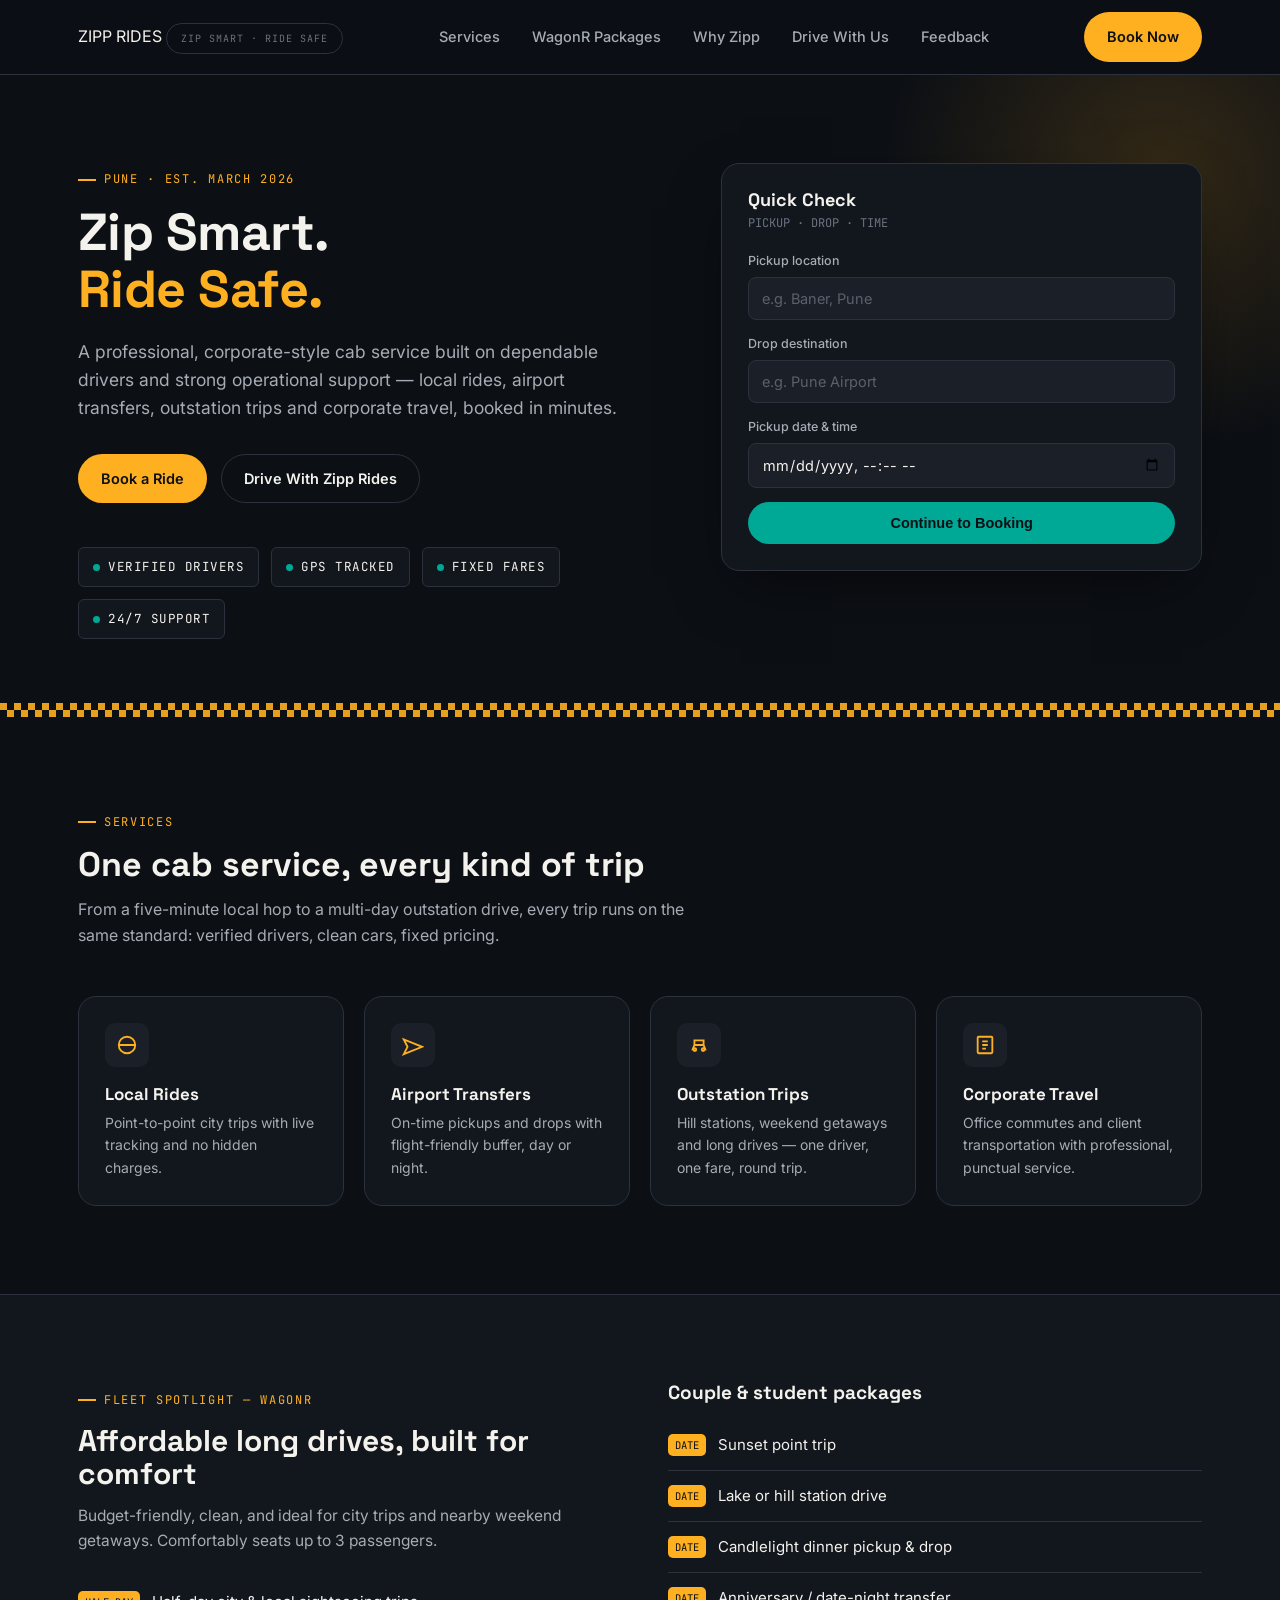
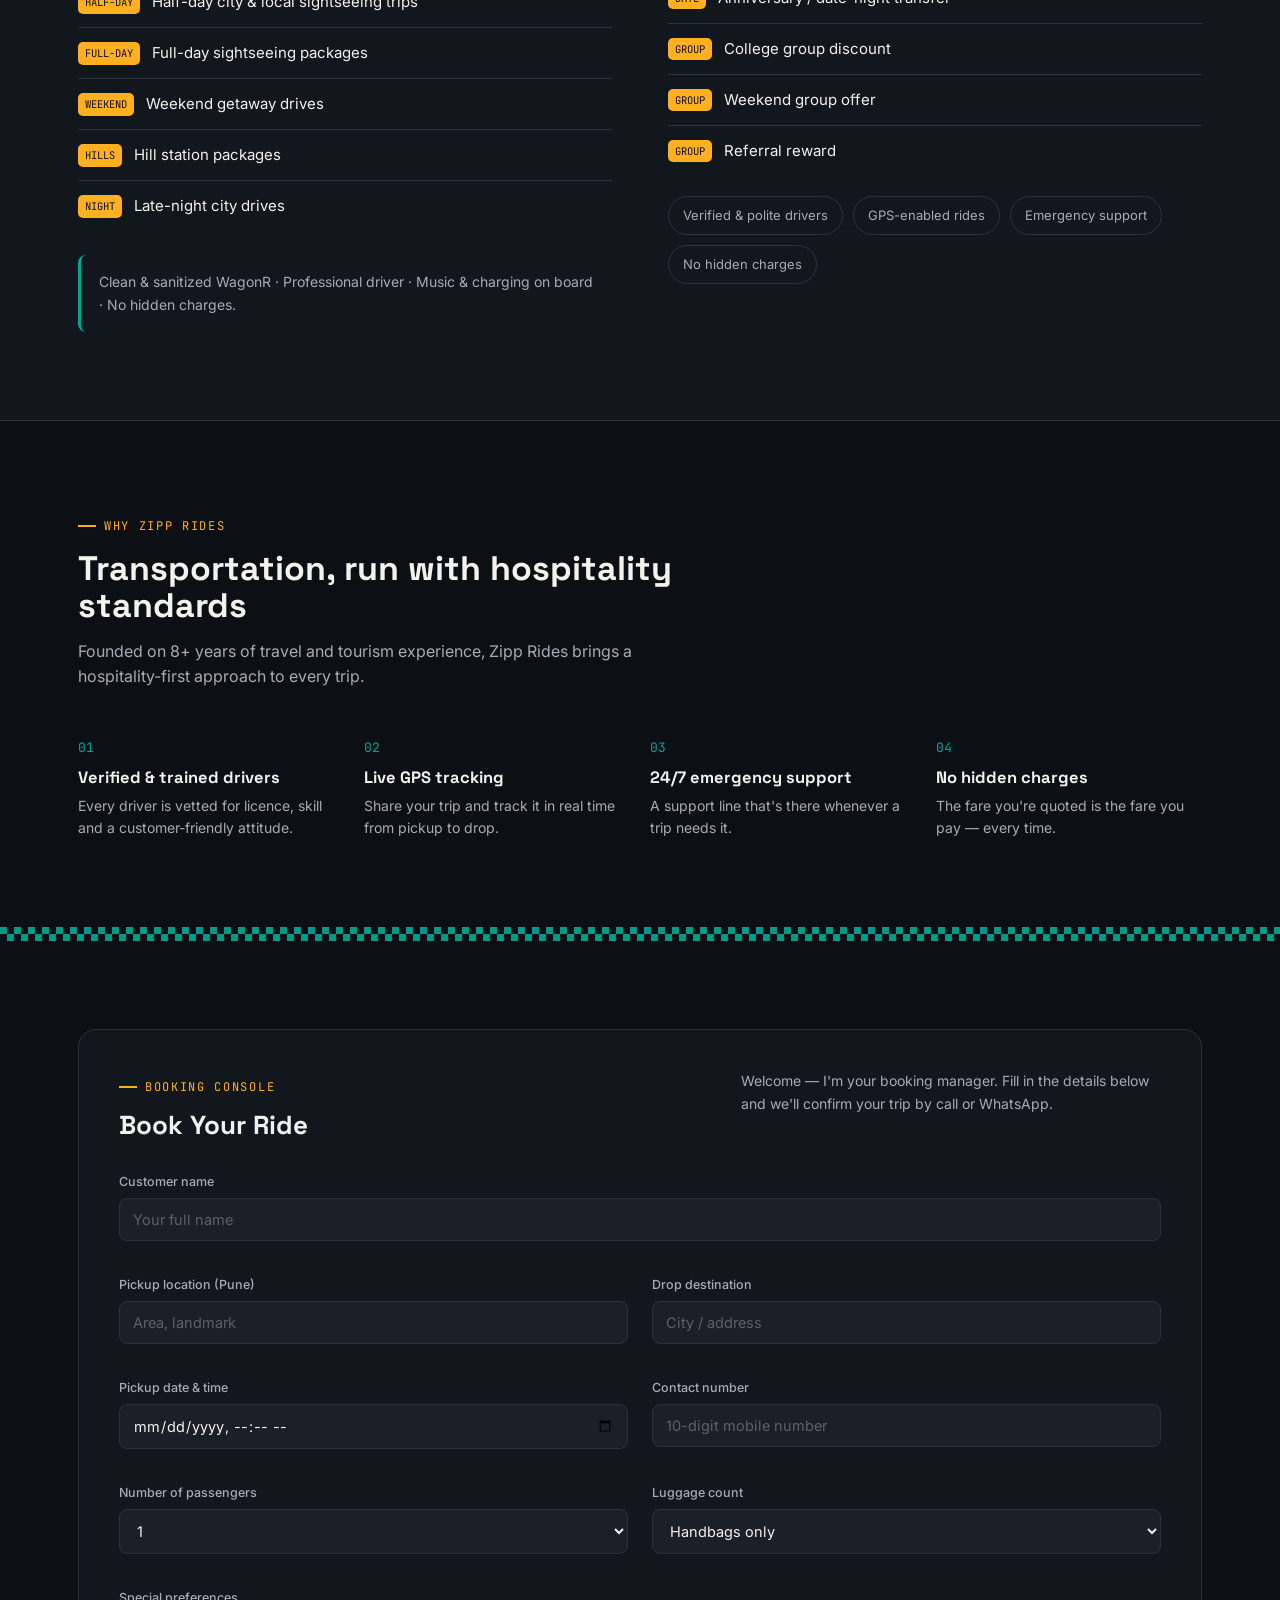
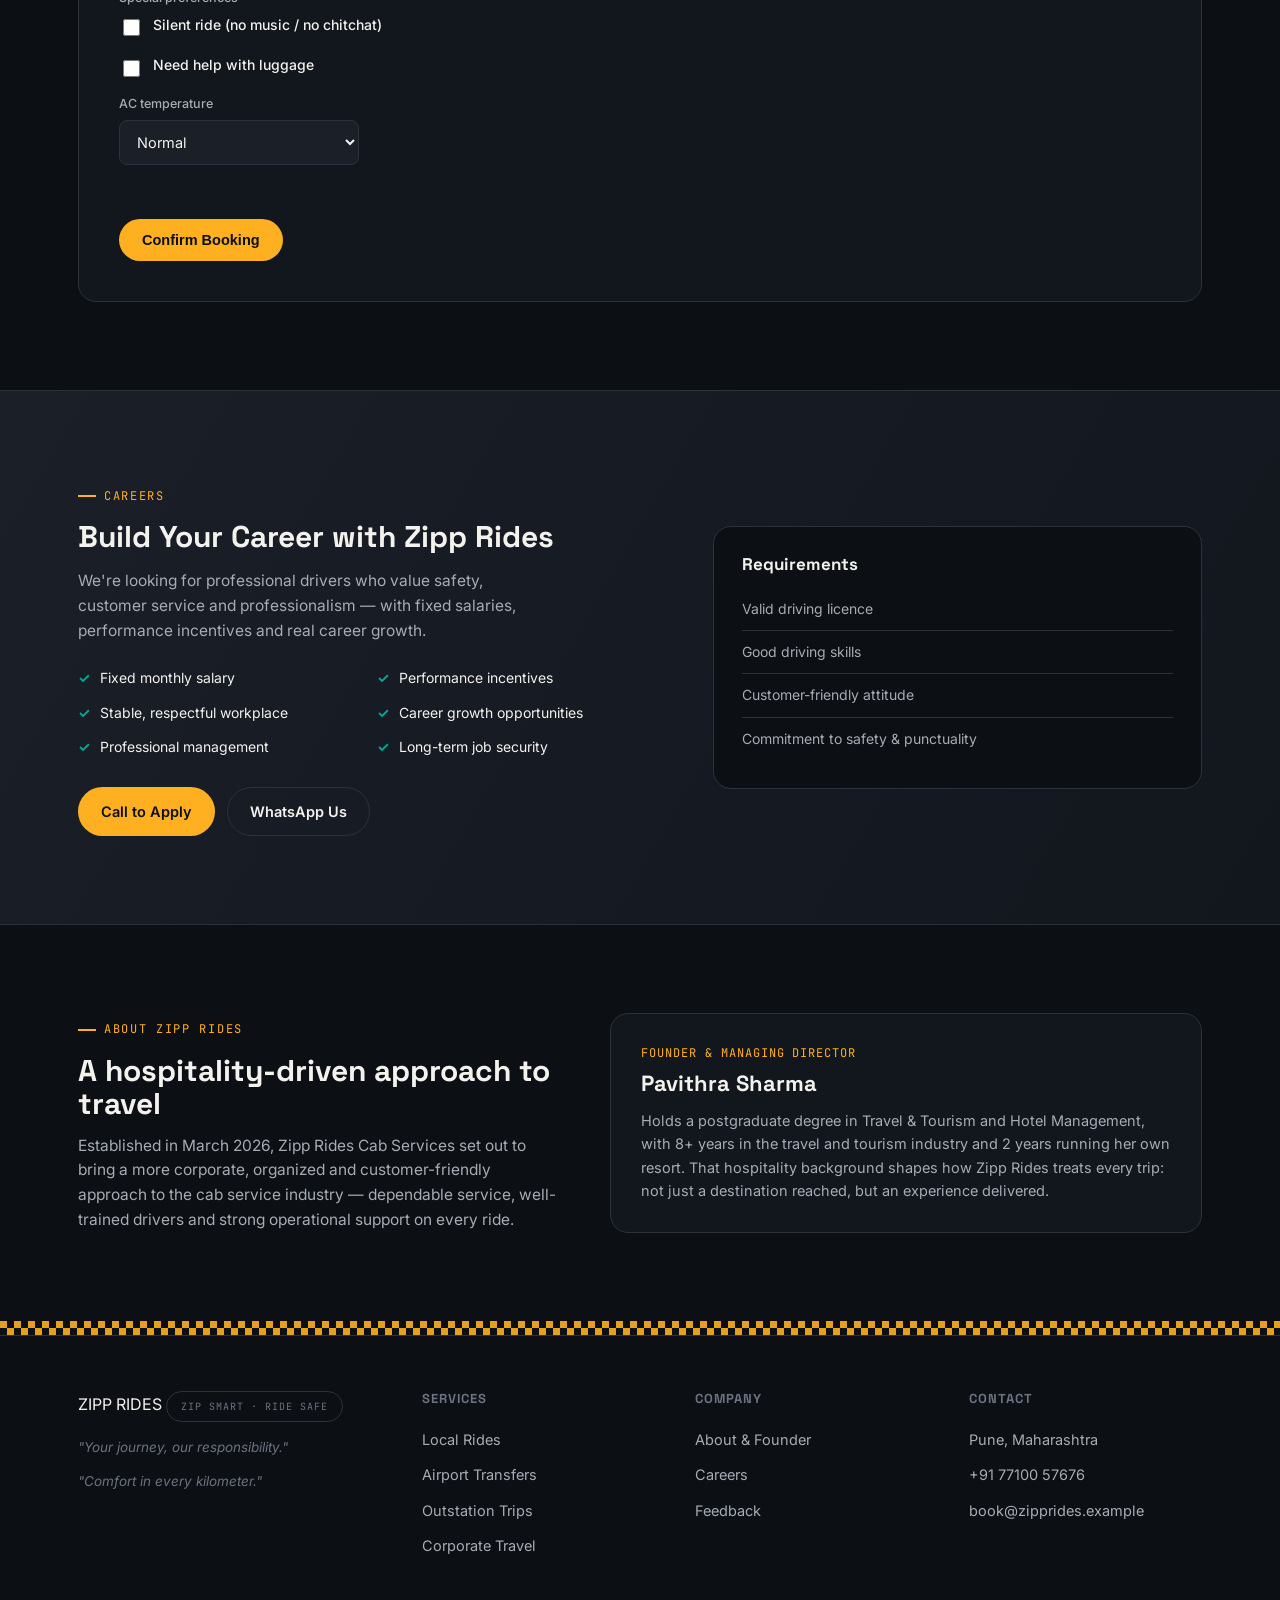
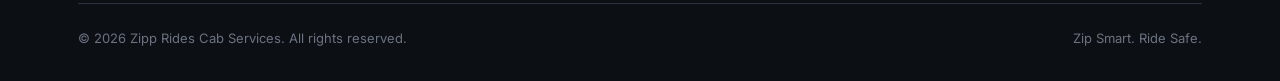
<file: index.html>
<!DOCTYPE html>
<html lang="en">
<head>
<meta charset="UTF-8">
<meta name="viewport" content="width=device-width, initial-scale=1.0">
<title>Zipp Rides Cab Services — Zip Smart. Ride Safe.</title>
<meta name="description" content="Pune's professional cab service. Local trips, airport transfers, outstation drives and corporate travel — verified drivers, GPS-tracked rides, fixed fares.">
<link rel="preconnect" href="https://fonts.googleapis.com">
<link href="https://fonts.googleapis.com/css2?family=Space+Grotesk:wght@500;700&family=Inter:wght@400;500;600;700&family=JetBrains+Mono:wght@400;500&display=swap" rel="stylesheet">
<link rel="stylesheet" href="styles.css">
</head>
<body>

<nav class="nav">
  <div class="wrap">
    <a href="#top" class="logo">
      <!-- <img src="ZippRidesLogo.png" alt="Zipp Rides Cab Services Logo" class="logo"> -->
      <span class="name">ZIPP <span>RIDES</span></span>
      <span class="tag">Zip Smart · Ride Safe</span>
    </a>
    <div class="nav-links">
      <a href="#services">Services</a>
      <a href="#wagonr">WagonR Packages</a>
      <a href="#why">Why Zipp</a>
      <a href="#drive">Drive With Us</a>
      <a href="feedback.html">Feedback</a>
    </div>
    <div class="nav-cta">
      <a href="#book" class="btn btn-amber">Book Now</a>
    </div>
  </div>
</nav>

<header class="hero" id="top">
  <div class="wrap hero-grid">
    <div>
      <div class="eyebrow">Pune · Est. March 2026</div>
      <h1>Zip Smart.<br><span class="accent">Ride Safe.</span></h1>
      <p class="hero-sub">A professional, corporate-style cab service built on dependable drivers and strong operational support — local rides, airport transfers, outstation trips and corporate travel, booked in minutes.</p>
      <div class="hero-actions">
        <a href="#book" class="btn btn-amber">Book a Ride</a>
        <a href="#drive" class="btn btn-ghost">Drive With Zipp Rides</a>
      </div>
      <div class="plate-row">
        <span class="plate"><span class="dot"></span>VERIFIED DRIVERS</span>
        <span class="plate"><span class="dot"></span>GPS TRACKED</span>
        <span class="plate"><span class="dot"></span>FIXED FARES</span>
        <span class="plate"><span class="dot"></span>24/7 SUPPORT</span>
      </div>
    </div>

    <div class="quickbook">
      <h3>Quick Check</h3>
      <span class="sub">PICKUP · DROP · TIME</span>
      <form id="quickbook-form">
        <div class="field">
          <label for="qPickup">Pickup location</label>
          <input type="text" id="qPickup" name="qPickup" placeholder="e.g. Baner, Pune">
        </div>
        <div class="field">
          <label for="qDrop">Drop destination</label>
          <input type="text" id="qDrop" name="qDrop" placeholder="e.g. Pune Airport">
        </div>
        <div class="field">
          <label for="qWhen">Pickup date &amp; time</label>
          <input type="datetime-local" id="qWhen" name="qWhen">
        </div>
        <button type="submit" class="btn btn-teal btn-block">Continue to Booking</button>
      </form>
    </div>
  </div>
</header>

<div class="checker-stripe"></div>

<section id="services">
  <div class="wrap">
    <div class="section-head">
      <div class="eyebrow">Services</div>
      <h2>One cab service, every kind of trip</h2>
      <p>From a five-minute local hop to a multi-day outstation drive, every trip runs on the same standard: verified drivers, clean cars, fixed pricing.</p>
    </div>
    <div class="services-grid">

      <div class="svc-card">
        <div class="svc-icon">
          <svg width="22" height="22" viewBox="0 0 24 24" fill="none" stroke="currentColor" stroke-width="2"><path d="M3 12h18M3 12a9 9 0 0118 0M3 12a9 9 0 0018 0"/></svg>
        </div>
        <h3>Local Rides</h3>
        <p>Point-to-point city trips with live tracking and no hidden charges.</p>
      </div>

      <div class="svc-card">
        <div class="svc-icon">
          <svg width="22" height="22" viewBox="0 0 24 24" fill="none" stroke="currentColor" stroke-width="2"><path d="M2 22l20-8L2 6l4 8-4 8z"/></svg>
        </div>
        <h3>Airport Transfers</h3>
        <p>On-time pickups and drops with flight-friendly buffer, day or night.</p>
      </div>

      <div class="svc-card">
        <div class="svc-icon">
          <svg width="22" height="22" viewBox="0 0 24 24" fill="none" stroke="currentColor" stroke-width="2"><path d="M4 17h1l2-5h10l2 5h1M7 12V7h10v5M6 17a1.5 1.5 0 103 0 1.5 1.5 0 00-3 0zM15 17a1.5 1.5 0 103 0 1.5 1.5 0 00-3 0z"/></svg>
        </div>
        <h3>Outstation Trips</h3>
        <p>Hill stations, weekend getaways and long drives — one driver, one fare, round trip.</p>
      </div>

      <div class="svc-card">
        <div class="svc-icon">
          <svg width="22" height="22" viewBox="0 0 24 24" fill="none" stroke="currentColor" stroke-width="2"><rect x="4" y="3" width="16" height="18" rx="1"/><path d="M9 8h6M9 12h6M9 16h4"/></svg>
        </div>
        <h3>Corporate Travel</h3>
        <p>Office commutes and client transportation with professional, punctual service.</p>
      </div>

    </div>
  </div>
</section>

<section id="wagonr" style="background:var(--ink-800); border-top:1px solid var(--line); border-bottom:1px solid var(--line);">
  <div class="wrap split">
    <div>
      <div class="eyebrow">Fleet Spotlight — WagonR</div>
      <h2 style="font-size:30px;">Affordable long drives, built for comfort</h2>
      <p style="color:var(--grey); margin-top:14px; font-size:15.5px;">Budget-friendly, clean, and ideal for city trips and nearby weekend getaways. Comfortably seats up to 3 passengers.</p>
      <ul class="pkg-list" style="margin-top:24px;">
        <li><span class="chip">HALF-DAY</span> Half-day city &amp; local sightseeing trips</li>
        <li><span class="chip">FULL-DAY</span> Full-day sightseeing packages</li>
        <li><span class="chip">WEEKEND</span> Weekend getaway drives</li>
        <li><span class="chip">HILLS</span> Hill station packages</li>
        <li><span class="chip">NIGHT</span> Late-night city drives</li>
      </ul>
      <div class="wagon-note">Clean &amp; sanitized WagonR · Professional driver · Music &amp; charging on board · No hidden charges.</div>
    </div>

    <div>
      <h3 style="font-size:19px; margin-bottom:16px;">Couple &amp; student packages</h3>
      <ul class="pkg-list">
        <li><span class="chip">DATE</span> Sunset point trip</li>
        <li><span class="chip">DATE</span> Lake or hill station drive</li>
        <li><span class="chip">DATE</span> Candlelight dinner pickup &amp; drop</li>
        <li><span class="chip">DATE</span> Anniversary / date-night transfer</li>
        <li><span class="chip">GROUP</span> College group discount</li>
        <li><span class="chip">GROUP</span> Weekend group offer</li>
        <li><span class="chip">GROUP</span> Referral reward</li>
      </ul>
      <div class="tag-cloud">
        <span class="tag">Verified &amp; polite drivers</span>
        <span class="tag">GPS-enabled rides</span>
        <span class="tag">Emergency support</span>
        <span class="tag">No hidden charges</span>
      </div>
    </div>
  </div>
</section>

<section id="why">
  <div class="wrap">
    <div class="section-head">
      <div class="eyebrow">Why Zipp Rides</div>
      <h2>Transportation, run with hospitality standards</h2>
      <p>Founded on 8+ years of travel and tourism experience, Zipp Rides brings a hospitality-first approach to every trip.</p>
    </div>
    <div class="why-grid">
      <div class="why-card">
        <span class="num">01</span>
        <h4>Verified &amp; trained drivers</h4>
        <p>Every driver is vetted for licence, skill and a customer-friendly attitude.</p>
      </div>
      <div class="why-card">
        <span class="num">02</span>
        <h4>Live GPS tracking</h4>
        <p>Share your trip and track it in real time from pickup to drop.</p>
      </div>
      <div class="why-card">
        <span class="num">03</span>
        <h4>24/7 emergency support</h4>
        <p>A support line that's there whenever a trip needs it.</p>
      </div>
      <div class="why-card">
        <span class="num">04</span>
        <h4>No hidden charges</h4>
        <p>The fare you're quoted is the fare you pay — every time.</p>
      </div>
    </div>
  </div>
</section>

<div class="checker-stripe teal"></div>

<section id="book">
  <div class="wrap">
    <div class="console">
      <div class="console-head">
        <div>
          <div class="eyebrow">Booking Console</div>
          <h2>Book Your Ride</h2>
        </div>
        <p class="manager">Welcome — I'm your booking manager. Fill in the details below and we'll confirm your trip by call or WhatsApp.</p>
      </div>

      <form id="booking-form">
        <div class="form-grid">
          <div class="field full">
            <label for="customerName">Customer name</label>
            <input type="text" id="customerName" name="customerName" data-label="Customer name" placeholder="Your full name">
          </div>

          <div class="field">
            <label for="pickup">Pickup location (Pune)</label>
            <input type="text" id="pickup" name="pickup" data-label="Pickup location" placeholder="Area, landmark">
          </div>
          <div class="field">
            <label for="drop">Drop destination</label>
            <input type="text" id="drop" name="drop" data-label="Drop destination" placeholder="City / address">
          </div>

          <div class="field">
            <label for="pickupDateTime">Pickup date &amp; time</label>
            <input type="datetime-local" id="pickupDateTime" name="pickupDateTime" data-label="Pickup date & time">
          </div>
          <div class="field">
            <label for="contact">Contact number</label>
            <input type="tel" id="contact" name="contact" data-label="Contact number" placeholder="10-digit mobile number">
          </div>

          <div class="field">
            <label>Number of passengers</label>
            <select name="passengers" id="passengers">
              <option value="1">1</option>
              <option value="2">2</option>
              <option value="3">3</option>
              <option value="4">4</option>
            </select>
          </div>
          <div class="field">
            <label>Luggage count</label>
            <select name="luggage" id="luggage">
              <option>Handbags only</option>
              <option>1-2 Suitcases</option>
              <option>3+ Suitcases</option>
            </select>
          </div>

          <div class="field full">
            <label>Special preferences</label>
            <div class="check-row">
              <input type="checkbox" id="silentRide" name="silentRide">
              <label for="silentRide">Silent ride (no music / no chitchat)</label>
            </div>
            <div class="check-row">
              <input type="checkbox" id="luggageHelp" name="luggageHelp">
              <label for="luggageHelp">Need help with luggage</label>
            </div>
            <div class="field" style="max-width:240px; margin-top:6px;">
              <label for="acPref">AC temperature</label>
              <select name="acPref" id="acPref">
                <option>Normal</option>
                <option>Cold</option>
              </select>
            </div>
          </div>
        </div>

        <button type="submit" class="btn btn-amber" style="margin-top:26px;">Confirm Booking</button>
        <div class="form-status" id="booking-status"></div>
      </form>
    </div>
  </div>
</section>

<section id="drive" class="recruit">
  <div class="wrap recruit-inner">
    <div>
      <div class="eyebrow">Careers</div>
      <h2>Build Your Career with Zipp Rides</h2>
      <p>We're looking for professional drivers who value safety, customer service and professionalism — with fixed salaries, performance incentives and real career growth.</p>
      <ul class="perk-list">
        <li>Fixed monthly salary</li>
        <li>Performance incentives</li>
        <li>Stable, respectful workplace</li>
        <li>Career growth opportunities</li>
        <li>Professional management</li>
        <li>Long-term job security</li>
      </ul>
      <div class="recruit-actions">
        <a href="tel:+917710057676" class="btn btn-amber">Call to Apply</a>
        <a href="https://wa.me/917710057676" class="btn btn-ghost">WhatsApp Us</a>
      </div>
    </div>
    <div class="recruit-card">
      <h3 style="font-size:17px; margin-bottom:14px;">Requirements</h3>
      <div class="req">Valid driving licence</div>
      <div class="req">Good driving skills</div>
      <div class="req">Customer-friendly attitude</div>
      <div class="req">Commitment to safety &amp; punctuality</div>
    </div>
  </div>
</section>

<section id="about">
  <div class="wrap about-grid">
    <div>
      <div class="eyebrow">About Zipp Rides</div>
      <h2 style="font-size:30px;">A hospitality-driven approach to travel</h2>
      <p style="color:var(--grey); margin-top:14px; font-size:15.5px;">Established in March 2026, Zipp Rides Cab Services set out to bring a more corporate, organized and customer-friendly approach to the cab service industry — dependable service, well-trained drivers and strong operational support on every ride.</p>
    </div>
    <div class="founder-card">
      <div class="role">Founder &amp; Managing Director</div>
      <h3>Pavithra Sharma</h3>
      <p>Holds a postgraduate degree in Travel &amp; Tourism and Hotel Management, with 8+ years in the travel and tourism industry and 2 years running her own resort. That hospitality background shapes how Zipp Rides treats every trip: not just a destination reached, but an experience delivered.</p>
    </div>
  </div>
</section>

<div class="checker-stripe"></div>

<footer>
  <div class="wrap">
    <div class="foot-grid">
      <div>
        <div class="logo" style="margin-bottom:14px;">
          <span class="name">ZIPP <span>RIDES</span></span>
          <span class="tag">Zip Smart · Ride Safe</span>
        </div>
        <ul class="foot-taglines">
          <li>"Your journey, our responsibility."</li>
          <li>"Comfort in every kilometer."</li>
        </ul>
      </div>
      <div>
        <h4>Services</h4>
        <ul>
          <li><a href="#services">Local Rides</a></li>
          <li><a href="#services">Airport Transfers</a></li>
          <li><a href="#services">Outstation Trips</a></li>
          <li><a href="#services">Corporate Travel</a></li>
        </ul>
      </div>
      <div>
        <h4>Company</h4>
        <ul>
          <li><a href="#about">About &amp; Founder</a></li>
          <li><a href="#drive">Careers</a></li>
          <li><a href="feedback.html">Feedback</a></li>
        </ul>
      </div>
      <div>
        <h4>Contact</h4>
        <ul>
          <li>Pune, Maharashtra</li>
          <li><a href="tel:+917710057676">+91 77100 57676</a></li>
          <li><a href="mailto:book@zipprides.example">book@zipprides.example</a></li>
        </ul>
      </div>
    </div>
    <div class="foot-bottom">
      <span>© <span id="year"></span> Zipp Rides Cab Services. All rights reserved.</span>
      <span>Zip Smart. Ride Safe.</span>
    </div>
  </div>
</footer>

<script src="script.js"></script>
</body>
</html>
</file>
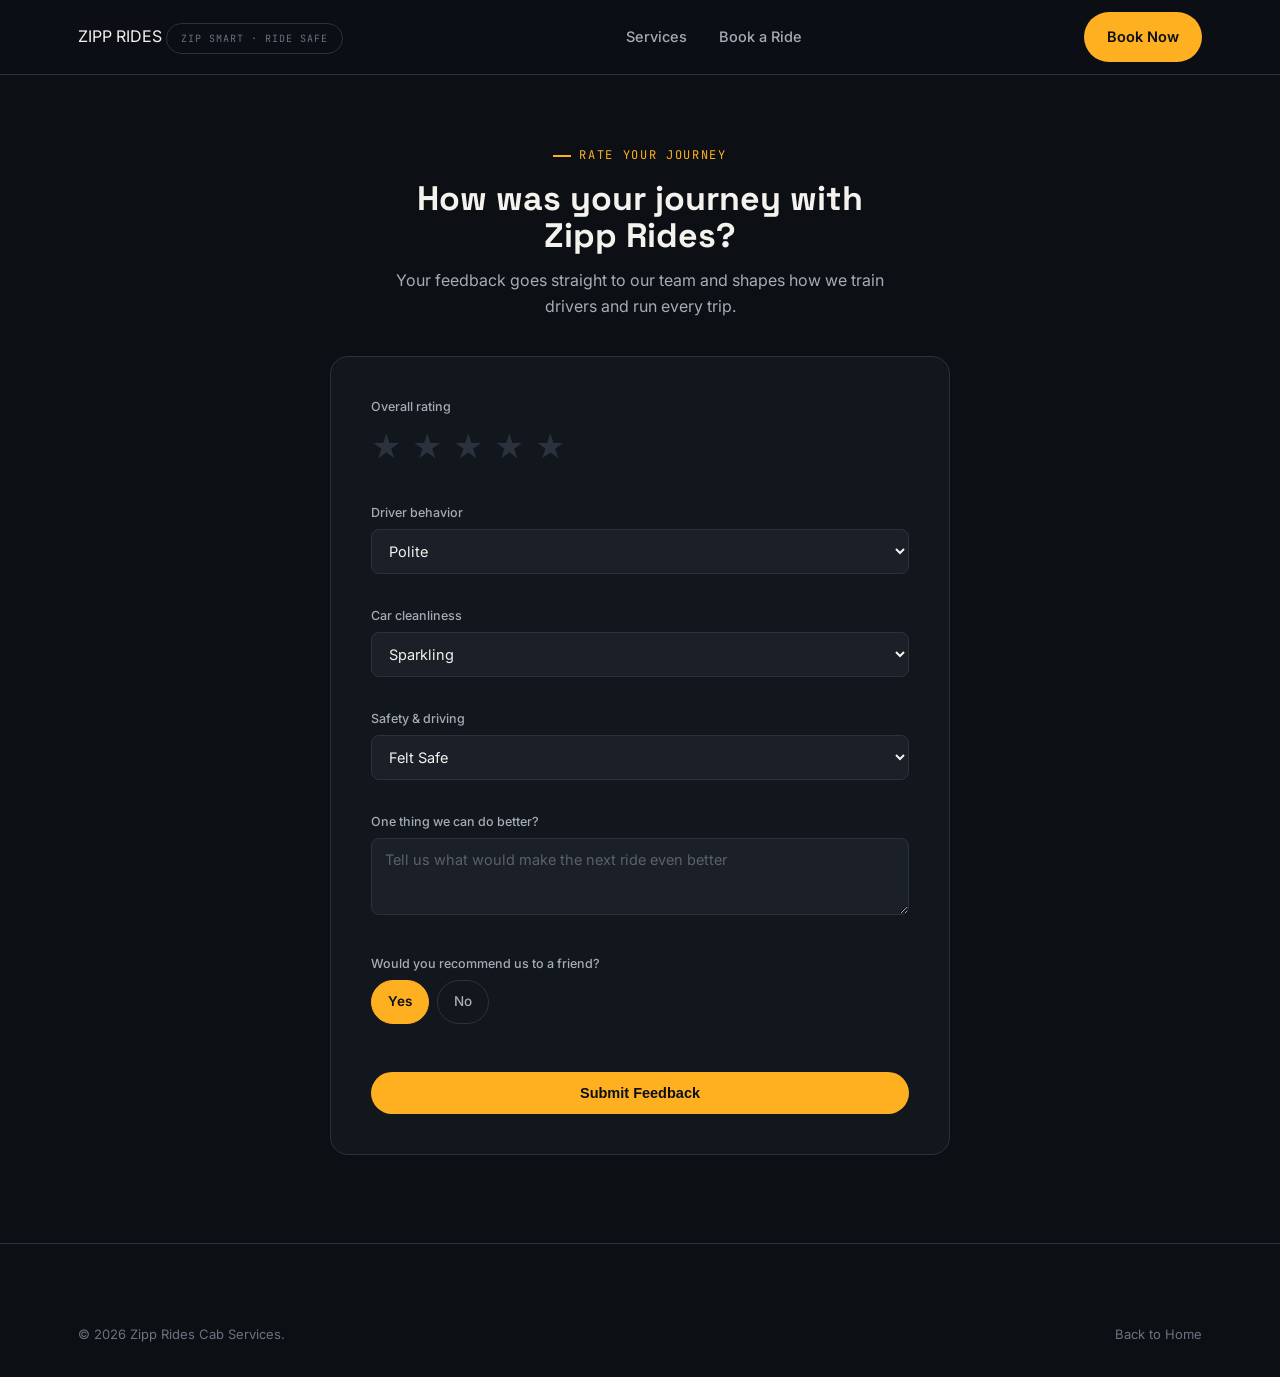
<file: feedback.html>
<!DOCTYPE html>
<html lang="en">
<head>
<meta charset="UTF-8">
<meta name="viewport" content="width=device-width, initial-scale=1.0">
<title>Feedback — Zipp Rides Cab Services</title>
<meta name="description" content="Share feedback about your Zipp Rides journey.">
<link rel="preconnect" href="https://fonts.googleapis.com">
<link href="https://fonts.googleapis.com/css2?family=Space+Grotesk:wght@500;700&family=Inter:wght@400;500;600;700&family=JetBrains+Mono:wght@400;500&display=swap" rel="stylesheet">
<link rel="stylesheet" href="styles.css">
</head>
<body>

<nav class="nav">
  <div class="wrap">
    <a href="index.html" class="logo">
      <span class="name">ZIPP <span>RIDES</span></span>
      <span class="tag">Zip Smart · Ride Safe</span>
    </a>
    <div class="nav-links">
      <a href="index.html#services">Services</a>
      <a href="index.html#book">Book a Ride</a>
    </div>
    <div class="nav-cta">
      <a href="index.html#book" class="btn btn-amber">Book Now</a>
    </div>
  </div>
</nav>

<section style="padding-top:64px;">
  <div class="wrap" style="max-width:720px;">
    <div class="section-head" style="margin: 0 auto 36px; text-align:center; max-width:520px;">
      <div class="eyebrow" style="justify-content:center;">Rate Your Journey</div>
      <h2>How was your journey with Zipp Rides?</h2>
      <p>Your feedback goes straight to our team and shapes how we train drivers and run every trip.</p>
    </div>

    <div class="slip">
      <form id="feedback-form">
        <div class="field full" style="margin-bottom:26px;">
          <label>Overall rating</label>
          <div class="stars">
            <input type="radio" name="rating" id="r1" value="1"><label for="r1">★</label>
            <input type="radio" name="rating" id="r2" value="2"><label for="r2">★</label>
            <input type="radio" name="rating" id="r3" value="3"><label for="r3">★</label>
            <input type="radio" name="rating" id="r4" value="4"><label for="r4">★</label>
            <input type="radio" name="rating" id="r5" value="5"><label for="r5">★</label>
          </div>
        </div>

        <div class="form-grid" style="grid-template-columns:1fr; gap:18px;">
          <div class="field">
            <label for="driverBehavior">Driver behavior</label>
            <select id="driverBehavior" name="driverBehavior">
              <option>Polite</option>
              <option>Professional</option>
              <option>Needs Improvement</option>
            </select>
          </div>

          <div class="field">
            <label for="cleanliness">Car cleanliness</label>
            <select id="cleanliness" name="cleanliness">
              <option>Sparkling</option>
              <option>Clean</option>
              <option>Could be better</option>
            </select>
          </div>

          <div class="field">
            <label for="safety">Safety &amp; driving</label>
            <select id="safety" name="safety">
              <option>Felt Safe</option>
              <option>Moderate</option>
              <option>Rash Driving</option>
            </select>
          </div>

          <div class="field">
            <label for="improvement">One thing we can do better?</label>
            <textarea id="improvement" name="improvement" rows="3" placeholder="Tell us what would make the next ride even better"></textarea>
          </div>

          <div class="field">
            <label>Would you recommend us to a friend?</label>
            <div class="pill-select">
              <input type="radio" id="rec-yes" name="recommend" value="Yes" checked><label for="rec-yes">Yes</label>
              <input type="radio" id="rec-no" name="recommend" value="No"><label for="rec-no">No</label>
            </div>
          </div>
        </div>

        <button type="submit" class="btn btn-amber btn-block" style="margin-top:28px;">Submit Feedback</button>
        <div class="form-status" id="feedback-status"></div>
      </form>
    </div>
  </div>
</section>

<footer>
  <div class="wrap foot-bottom" style="border-top:none; margin-top:0;">
    <span>© <span id="year"></span> Zipp Rides Cab Services.</span>
    <a href="index.html">Back to Home</a>
  </div>
</footer>

<script src="script.js"></script>
</body>
</html>
</file>
<file: styles.css>
/* ============================================================
   ZIPP RIDES — Design tokens
   Ink navy base, taxi-amber primary, safety-teal secondary.
   Signature motif: the checker stripe (nod to taxi livery)
   and the "plate" badge used for stats + trust markers.
   ============================================================ */

:root {
  --ink-900: #0c0f14;
  --ink-800: #12161d;
  --ink-700: #1a1f28;
  --ink-600: #262c37;
  --line: #2c323d;

  --amber: #ffb020;
  --amber-dim: #cf8f1c;
  --teal: #00a896;
  --teal-dim: #037a6c;

  --paper: #f4f2ed;
  --grey: #a6acb5;
  --grey-dim: #6b7280;

  --radius: 10px;
  --radius-lg: 18px;

  --display: 'Space Grotesk', 'Archivo Black', system-ui, sans-serif;
  --body: 'Inter', -apple-system, BlinkMacSystemFont, sans-serif;
  --mono: 'JetBrains Mono', 'Courier New', monospace;

  --container: 1180px;
}

* { box-sizing: border-box; }
html { scroll-behavior: smooth; }

body {
  margin: 0;
  background: var(--ink-900);
  color: var(--paper);
  font-family: var(--body);
  line-height: 1.6;
  -webkit-font-smoothing: antialiased;
}

img, svg { display: block; max-width: 100%; }
a { color: inherit; text-decoration: none; }
ul { margin: 0; padding: 0; list-style: none; }
h1, h2, h3, h4 { font-family: var(--display); margin: 0; line-height: 1.1; }
p { margin: 0; }

.wrap {
  max-width: var(--container);
  margin: 0 auto;
  padding: 0 28px;
}

.eyebrow {
  font-family: var(--mono);
  font-size: 12px;
  letter-spacing: 0.14em;
  text-transform: uppercase;
  color: var(--amber);
  display: inline-flex;
  align-items: center;
  gap: 8px;
  margin-bottom: 14px;
}
.eyebrow::before {
  content: '';
  width: 18px;
  height: 2px;
  background: var(--amber);
  display: inline-block;
}

/* ---------- Checker stripe divider (signature element) ---------- */
.checker-stripe {
  height: 14px;
  width: 100%;
  background-image:
    linear-gradient(45deg, var(--ink-900) 25%, transparent 25%, transparent 75%, var(--ink-900) 75%),
    linear-gradient(45deg, var(--ink-900) 25%, var(--amber) 25%, var(--amber) 75%, var(--ink-900) 75%);
  background-size: 14px 14px;
  background-position: 0 0, 7px 7px;
  opacity: 0.9;
}
.checker-stripe.teal {
  background-image:
    linear-gradient(45deg, var(--ink-900) 25%, transparent 25%, transparent 75%, var(--ink-900) 75%),
    linear-gradient(45deg, var(--ink-900) 25%, var(--teal) 25%, var(--teal) 75%, var(--ink-900) 75%);
}


/* ---------- Nav ---------- */
.nav {
  position: sticky;
  top: 0;
  z-index: 50;
  background: rgba(12, 15, 20, 0.9);
  backdrop-filter: blur(10px);
  border-bottom: 1px solid var(--line);
}
.nav .wrap {
  display: flex;
  align-items: center;
  justify-content: space-between;
  height: 74px;
} 

.logo .tag {
  font-family: var(--mono);
  font-size: 10px;
  letter-spacing: 0.1em;
  color: var(--grey-dim);
  text-transform: uppercase;
  margin-top: 2px;
}
.nav-links {
  display: flex;
  gap: 32px;
  align-items: center;
}
.nav-links a {
  font-size: 14.5px;
  color: var(--grey);
  font-weight: 500;
  transition: color 0.2s;
}
.nav-links a:hover { color: var(--paper); } 

/*
.logo {
  display: flex;
  flex-direction: column;
  line-height: 1.05;
}
.logo .name {
  font-family: var(--display);
  font-weight: 700;
  font-size: 20px;
  letter-spacing: 0.02em;
}
.logo .name span {
  color: var(--amber);
}
.logo .tag {
  font-family: var(--mono);
  font-size: 10px;
  letter-spacing: 0.1em;
  color: var(--grey-dim);
  text-transform: uppercase;
  margin-top: 2px;
}
*/



.nav-cta { display: flex; gap: 12px; align-items: center; }

.btn {
  display: inline-flex;
  align-items: center;
  justify-content: center;
  gap: 8px;
  padding: 12px 22px;
  border-radius: 999px;
  font-weight: 600;
  font-size: 14.5px;
  border: 1px solid transparent;
  cursor: pointer;
  transition: transform 0.15s ease, background 0.2s, border-color 0.2s;
  white-space: nowrap;
}
.btn:hover { transform: translateY(-1px); }
.btn-amber { background: var(--amber); color: var(--ink-900); }
.btn-amber:hover { background: #ffbf47; }
.btn-teal { background: var(--teal); color: var(--ink-900); }
.btn-teal:hover { background: #10c2ad; }
.btn-ghost { background: transparent; border-color: var(--line); color: var(--paper); }
.btn-ghost:hover { border-color: var(--amber); }
.btn-block { width: 100%; }
.btn[disabled] { opacity: 0.6; cursor: not-allowed; transform: none; }

/* ---------- Hero ---------- */
.hero {
  position: relative;
  padding: 88px 0 64px;
  overflow: hidden;
}
.hero::before {
  content: '';
  position: absolute;
  top: -180px;
  right: -160px;
  width: 560px;
  height: 560px;
  border-radius: 50%;
  background: radial-gradient(circle, rgba(255,176,32,0.16), transparent 70%);
  pointer-events: none;
}
.hero-grid {
  display: grid;
  grid-template-columns: 1.1fr 0.9fr;
  gap: 56px;
  align-items: start;
  position: relative;
}
.hero h1 {
  font-size: 52px;
  font-weight: 700;
  letter-spacing: -0.01em;
}
.hero h1 .accent { color: var(--amber); }
.hero-sub {
  margin-top: 20px;
  font-size: 17.5px;
  color: var(--grey);
  max-width: 540px;
}
.hero-actions {
  margin-top: 32px;
  display: flex;
  gap: 14px;
  flex-wrap: wrap;
}

/* plate badges — signature stat/trust markers styled like a license plate */
.plate-row {
  margin-top: 44px;
  display: flex;
  gap: 12px;
  flex-wrap: wrap;
}
.plate {
  font-family: var(--mono);
  font-size: 12.5px;
  letter-spacing: 0.04em;
  background: var(--ink-800);
  border: 1.5px solid var(--line);
  border-radius: 6px;
  padding: 9px 14px;
  display: flex;
  align-items: center;
  gap: 8px;
  color: var(--paper);
}
.plate .dot {
  width: 7px;
  height: 7px;
  border-radius: 50%;
  background: var(--teal);
  flex-shrink: 0;
}

/* quick-book widget in hero */
.quickbook {
  background: var(--ink-800);
  border: 1px solid var(--line);
  border-radius: var(--radius-lg);
  padding: 26px;
  box-shadow: 0 24px 60px -20px rgba(0,0,0,0.6);
}
.quickbook h3 {
  font-size: 18px;
  margin-bottom: 4px;
}
.quickbook .sub {
  font-family: var(--mono);
  font-size: 12px;
  color: var(--grey-dim);
  margin-bottom: 18px;
  display: block;
}
.field {
  margin-bottom: 14px;
}
.field label {
  display: block;
  font-size: 12.5px;
  color: var(--grey);
  margin-bottom: 6px;
  font-weight: 500;
}
.field input,
.field select,
.field textarea {
  width: 100%;
  background: var(--ink-700);
  border: 1px solid var(--line);
  border-radius: 8px;
  padding: 12px 13px;
  color: var(--paper);
  font-family: var(--body);
  font-size: 14.5px;
  outline: none;
  transition: border-color 0.15s;
}
.field input:focus,
.field select:focus,
.field textarea:focus {
  border-color: var(--amber);
}
.field input::placeholder, .field textarea::placeholder { color: #5b616c; }
.field-row { display: grid; grid-template-columns: 1fr 1fr; gap: 12px; }

/* ---------- Section shell ---------- */
section { padding: 88px 0; }
.section-head {
  max-width: 640px;
  margin-bottom: 48px;
}
.section-head h2 {
  font-size: 34px;
  font-weight: 700;
}
.section-head p {
  margin-top: 14px;
  color: var(--grey);
  font-size: 16px;
}

/* ---------- Service cards ---------- */
.services-grid {
  display: grid;
  grid-template-columns: repeat(4, 1fr);
  gap: 20px;
}
.svc-card {
  background: var(--ink-800);
  border: 1px solid var(--line);
  border-radius: var(--radius-lg);
  padding: 26px;
  transition: border-color 0.2s, transform 0.2s;
}
.svc-card:hover { border-color: var(--amber-dim); transform: translateY(-3px); }
.svc-icon {
  width: 44px;
  height: 44px;
  border-radius: 10px;
  background: var(--ink-700);
  display: flex;
  align-items: center;
  justify-content: center;
  margin-bottom: 18px;
  color: var(--amber);
}
.svc-card h3 { font-size: 17px; margin-bottom: 8px; }
.svc-card p { color: var(--grey); font-size: 14px; }

/* ---------- WagonR split section ---------- */
.split {
  display: grid;
  grid-template-columns: 1fr 1fr;
  gap: 56px;
  align-items: start;
}
.pkg-list li {
  display: flex;
  align-items: center;
  gap: 12px;
  padding: 13px 0;
  border-bottom: 1px solid var(--line);
  font-size: 15px;
  color: var(--paper);
}
.pkg-list li:last-child { border-bottom: none; }
.pkg-list .chip {
  font-family: var(--mono);
  font-size: 10.5px;
  color: var(--ink-900);
  background: var(--amber);
  border-radius: 5px;
  padding: 3px 7px;
  flex-shrink: 0;
}
.tag-cloud { display: flex; flex-wrap: wrap; gap: 10px; margin-top: 20px; }
.tag {
  font-size: 13px;
  border: 1px solid var(--line);
  border-radius: 999px;
  padding: 8px 14px;
  color: var(--grey);
}
.wagon-note {
  margin-top: 24px;
  background: var(--ink-800);
  border-left: 3px solid var(--teal);
  padding: 16px 18px;
  border-radius: 8px;
  font-size: 14px;
  color: var(--grey);
}

/* ---------- Why us ---------- */
.why-grid {
  display: grid;
  grid-template-columns: repeat(4, 1fr);
  gap: 20px;
}
.why-card { text-align: left; }
.why-card .num {
  font-family: var(--mono);
  color: var(--teal);
  font-size: 13px;
  margin-bottom: 10px;
  display: block;
}
.why-card h4 { font-size: 16.5px; margin-bottom: 8px; }
.why-card p { color: var(--grey); font-size: 14px; }

/* ---------- Booking console (full form) ---------- */
.console {
  background: var(--ink-800);
  border: 1px solid var(--line);
  border-radius: var(--radius-lg);
  padding: 40px;
}
.console-head {
  display: flex;
  justify-content: space-between;
  align-items: flex-start;
  margin-bottom: 32px;
  flex-wrap: wrap;
  gap: 16px;
}
.console-head h2 { font-size: 26px; }
.console-head .manager {
  font-size: 14px;
  color: var(--grey);
  max-width: 420px;
}
.form-grid {
  display: grid;
  grid-template-columns: 1fr 1fr;
  gap: 20px 24px;
}
.form-grid .full { grid-column: 1 / -1; }

.pill-select { display: flex; gap: 8px; flex-wrap: wrap; }
.pill-select input { display: none; }
.pill-select label {
  padding: 10px 16px;
  border: 1px solid var(--line);
  border-radius: 999px;
  font-size: 13.5px;
  color: var(--grey);
  cursor: pointer;
  transition: all 0.15s;
}
.pill-select input:checked + label {
  background: var(--amber);
  border-color: var(--amber);
  color: var(--ink-900);
  font-weight: 600;
}
.check-row { display: flex; align-items: center; gap: 10px; margin-bottom: 12px; }
.check-row input { accent-color: var(--amber); width: 17px; height: 17px; }
.check-row label { font-size: 14px; color: var(--paper); }

.form-status {
  margin-top: 18px;
  font-size: 14px;
  font-family: var(--mono);
  display: none;
}
.form-status.show { display: block; }
.form-status.ok { color: var(--teal); }
.form-status.err { color: #ff6b6b; }

/* ---------- Driver recruitment band ---------- */
.recruit {
  background: linear-gradient(120deg, var(--ink-700), var(--ink-800));
  border-top: 1px solid var(--line);
  border-bottom: 1px solid var(--line);
}
.recruit-inner {
  display: grid;
  grid-template-columns: 1.2fr 1fr;
  gap: 48px;
  align-items: center;
}
.recruit h2 { font-size: 30px; margin-bottom: 16px; }
.recruit p { color: var(--grey); font-size: 15.5px; max-width: 460px; }
.perk-list { margin-top: 24px; display: grid; grid-template-columns: 1fr 1fr; gap: 12px; }
.perk-list li { font-size: 14px; color: var(--paper); display: flex; align-items: center; gap: 10px; }
.perk-list li::before { content: '✓'; color: var(--teal); font-weight: 700; }
.recruit-actions { margin-top: 28px; display: flex; gap: 12px; flex-wrap: wrap; }
.recruit-card {
  background: var(--ink-900);
  border: 1px solid var(--line);
  border-radius: var(--radius-lg);
  padding: 28px;
}
.recruit-card .req { display: flex; gap: 10px; padding: 10px 0; border-bottom: 1px solid var(--line); font-size: 14px; color: var(--grey); }
.recruit-card .req:last-child { border-bottom: none; }

/* ---------- About / founder ---------- */
.about-grid {
  display: grid;
  grid-template-columns: 0.9fr 1.1fr;
  gap: 48px;
  align-items: center;
}
.founder-card {
  background: var(--ink-800);
  border: 1px solid var(--line);
  border-radius: var(--radius-lg);
  padding: 30px;
}
.founder-card .role {
  font-family: var(--mono);
  font-size: 12px;
  color: var(--amber);
  text-transform: uppercase;
  letter-spacing: 0.08em;
}
.founder-card h3 { font-size: 22px; margin: 8px 0 14px; }
.founder-card p { color: var(--grey); font-size: 14.5px; }

/* ---------- Feedback page: rating slip ---------- */
.slip {
  max-width: 620px;
  margin: 0 auto;
  background: var(--ink-800);
  border: 1px solid var(--line);
  border-radius: var(--radius-lg);
  padding: 40px;
}
.stars { display: flex; gap: 10px; }
.stars input { display: none; }
.stars label {
  font-size: 30px;
  cursor: pointer;
  color: var(--line);
  transition: color 0.15s;
}
.stars input:checked ~ label,
.stars label.active { color: var(--amber); }

/* ---------- Footer ---------- */
footer {
  border-top: 1px solid var(--line);
  padding: 56px 0 32px;
}
.foot-grid {
  display: grid;
  grid-template-columns: 1.3fr 1fr 1fr 1fr;
  gap: 40px;
}
.foot-grid h4 {
  font-size: 13px;
  text-transform: uppercase;
  letter-spacing: 0.08em;
  color: var(--grey-dim);
  margin-bottom: 16px;
}
.foot-grid li { padding: 6px 0; font-size: 14.5px; color: var(--grey); }
.foot-grid a:hover { color: var(--amber); }
.foot-taglines li { font-style: italic; color: var(--grey-dim); font-size: 13.5px; }
.foot-bottom {
  margin-top: 40px;
  padding-top: 24px;
  border-top: 1px solid var(--line);
  display: flex;
  justify-content: space-between;
  color: var(--grey-dim);
  font-size: 13px;
  flex-wrap: wrap;
  gap: 10px;
}

/* ---------- Responsive ---------- */
@media (max-width: 980px) {
  .hero-grid, .split, .about-grid, .recruit-inner { grid-template-columns: 1fr; }
  .services-grid, .why-grid { grid-template-columns: 1fr 1fr; }
  .foot-grid { grid-template-columns: 1fr 1fr; }
  .nav-links { display: none; }
  .hero h1 { font-size: 38px; }
}
@media (max-width: 600px) {
  .services-grid, .why-grid, .foot-grid, .perk-list { grid-template-columns: 1fr; }
  .form-grid { grid-template-columns: 1fr; }
  .console { padding: 24px; }
  .hero { padding: 60px 0 40px; }
  .wrap { padding: 0 18px; }
}
</file>
